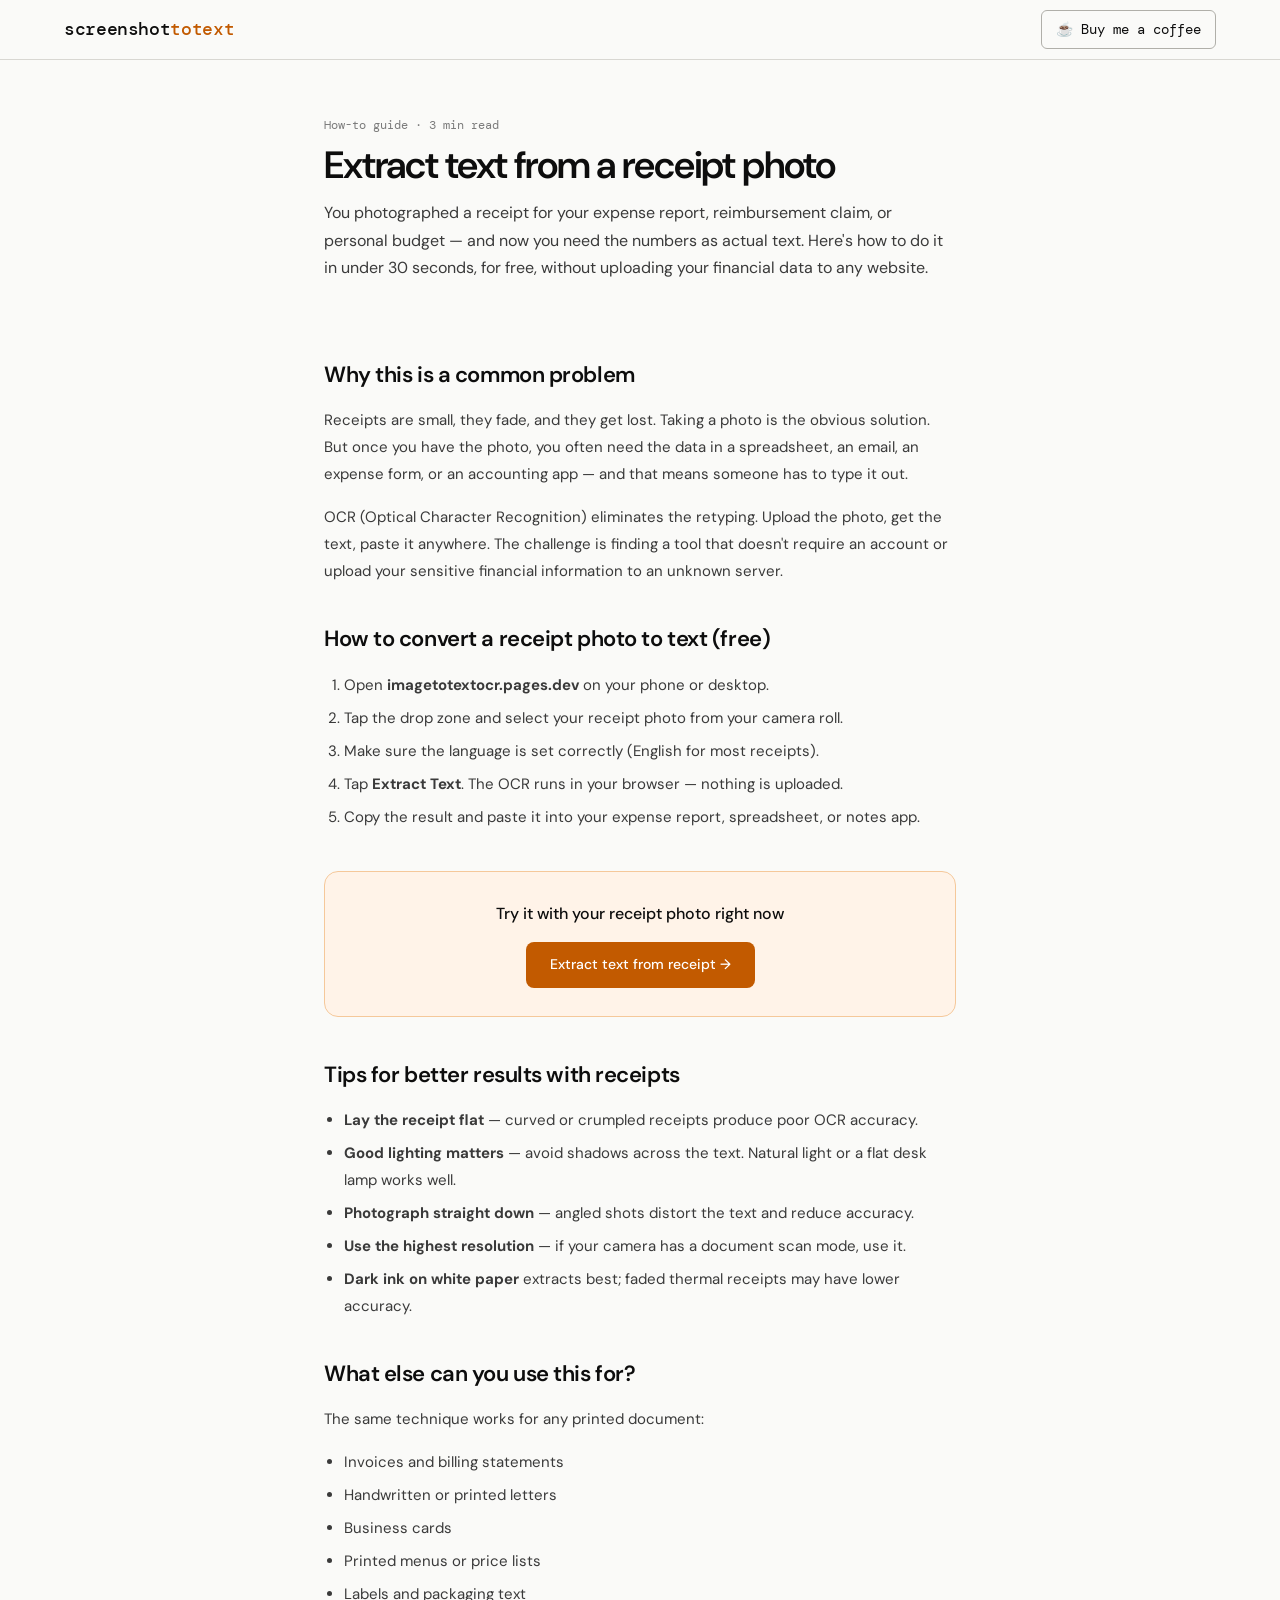
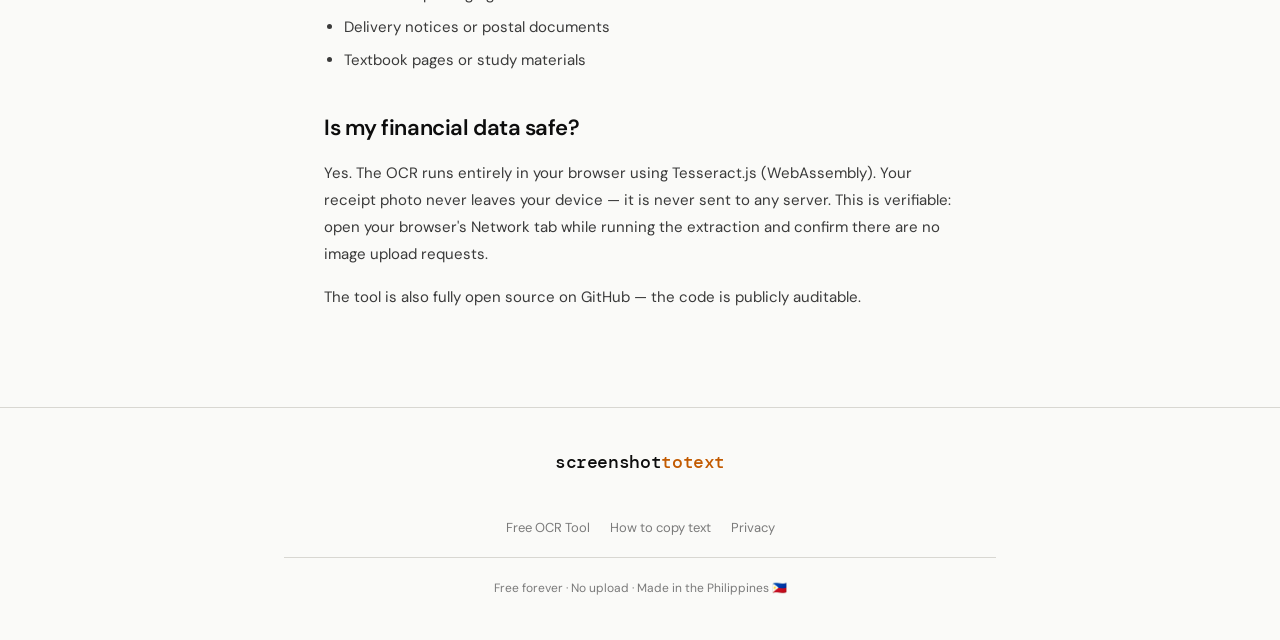
<file: blog/extract-text-from-receipt.html>
<!DOCTYPE html>
<html lang="en">
<head>
  <meta charset="UTF-8" />
  <meta name="viewport" content="width=device-width, initial-scale=1.0" />
  <meta name="google-site-verification" content="NXawo3W-M1GbvlyXy6zWJTYUl6UJcoLheuD6qWnZlss" />
  <meta name="msvalidate.01" content="C8D89D9C3C43BBA70B038DBA6270A9FD" />
  <title>Extract Text from a Receipt Photo — Free Online OCR, No Signup</title>
  <meta name="description" content="Turn a photo of any receipt, invoice, or document into editable text in seconds. No upload, no account. Works on phone or desktop — completely free." />
  <link rel="canonical" href="https://imagetotextocr.pages.dev/blog/extract-text-from-receipt" />
  <link rel="preconnect" href="https://fonts.googleapis.com" />
  <link rel="preconnect" href="https://fonts.gstatic.com" crossorigin />
  <link href="https://fonts.googleapis.com/css2?family=DM+Mono:wght@400;500&family=DM+Sans:wght@400;500;600&display=swap" rel="stylesheet" />
  <link rel="icon" type="image/svg+xml" href="/favicon.svg" />
  <link rel="stylesheet" href="../css/style.css" />
  <!-- Cloudflare Web Analytics --><script defer src='https://static.cloudflareinsights.com/beacon.min.js' data-cf-beacon='{"token": "91e40761334140e08de80bc1fdbcafe7"}'></script><!-- End Cloudflare Web Analytics -->
</head>
<body>
<nav>
  <a href="/" class="logo">screenshot<span>totext</span></a>
  <div class="nav-links">
    <a href="https://ko-fi.com/brahyan" target="_blank" rel="noopener" class="btn-coffee">☕ Buy me a coffee</a>
  </div>
</nav>

<header class="blog-hero">
  <p class="blog-meta">How-to guide · 3 min read</p>
  <h1>Extract text from a receipt photo</h1>
  <p style="font-size:16px;color:var(--ink-2);margin-top:12px;line-height:1.7;">
    You photographed a receipt for your expense report, reimbursement claim, or personal budget — and now you need the numbers as actual text. Here's how to do it in under 30 seconds, for free, without uploading your financial data to any website.
  </p>
</header>

<article class="blog-body">

  <h2>Why this is a common problem</h2>
  <p>
    Receipts are small, they fade, and they get lost. Taking a photo is the obvious solution.
    But once you have the photo, you often need the data in a spreadsheet, an email, an expense form,
    or an accounting app — and that means someone has to type it out.
  </p>
  <p>
    OCR (Optical Character Recognition) eliminates the retyping. Upload the photo, get the text,
    paste it anywhere. The challenge is finding a tool that doesn't require an account
    or upload your sensitive financial information to an unknown server.
  </p>

  <h2>How to convert a receipt photo to text (free)</h2>
  <ol>
    <li>Open <strong>imagetotextocr.pages.dev</strong> on your phone or desktop.</li>
    <li>Tap the drop zone and select your receipt photo from your camera roll.</li>
    <li>Make sure the language is set correctly (English for most receipts).</li>
    <li>Tap <strong>Extract Text</strong>. The OCR runs in your browser — nothing is uploaded.</li>
    <li>Copy the result and paste it into your expense report, spreadsheet, or notes app.</li>
  </ol>

  <div class="blog-cta">
    <p>Try it with your receipt photo right now</p>
    <a href="/">Extract text from receipt →</a>
  </div>

  <h2>Tips for better results with receipts</h2>
  <ul>
    <li><strong>Lay the receipt flat</strong> — curved or crumpled receipts produce poor OCR accuracy.</li>
    <li><strong>Good lighting matters</strong> — avoid shadows across the text. Natural light or a flat desk lamp works well.</li>
    <li><strong>Photograph straight down</strong> — angled shots distort the text and reduce accuracy.</li>
    <li><strong>Use the highest resolution</strong> — if your camera has a document scan mode, use it.</li>
    <li><strong>Dark ink on white paper</strong> extracts best; faded thermal receipts may have lower accuracy.</li>
  </ul>

  <h2>What else can you use this for?</h2>
  <p>The same technique works for any printed document:</p>
  <ul>
    <li>Invoices and billing statements</li>
    <li>Handwritten or printed letters</li>
    <li>Business cards</li>
    <li>Printed menus or price lists</li>
    <li>Labels and packaging text</li>
    <li>Delivery notices or postal documents</li>
    <li>Textbook pages or study materials</li>
  </ul>

  <h2>Is my financial data safe?</h2>
  <p>
    Yes. The OCR runs entirely in your browser using Tesseract.js (WebAssembly).
    Your receipt photo never leaves your device — it is never sent to any server.
    This is verifiable: open your browser's Network tab while running the extraction
    and confirm there are no image upload requests.
  </p>
  <p>
    The tool is also fully open source on GitHub — the code is publicly auditable.
  </p>

</article>

<footer>
  <div class="footer-inner">
    <div class="footer-logo">screenshot<span>totext</span></div>
    <nav class="footer-nav" aria-label="Footer navigation">
      <a href="/">Free OCR Tool</a>
      <a href="/blog/how-to-copy-text-from-screenshot">How to copy text</a>
      <a href="/blog/ocr-privacy-no-upload">Privacy</a>
    </nav>
    <p class="footer-copy">Free forever · No upload · Made in the Philippines 🇵🇭</p>
  </div>
</footer>
</body>
</html>
</file>
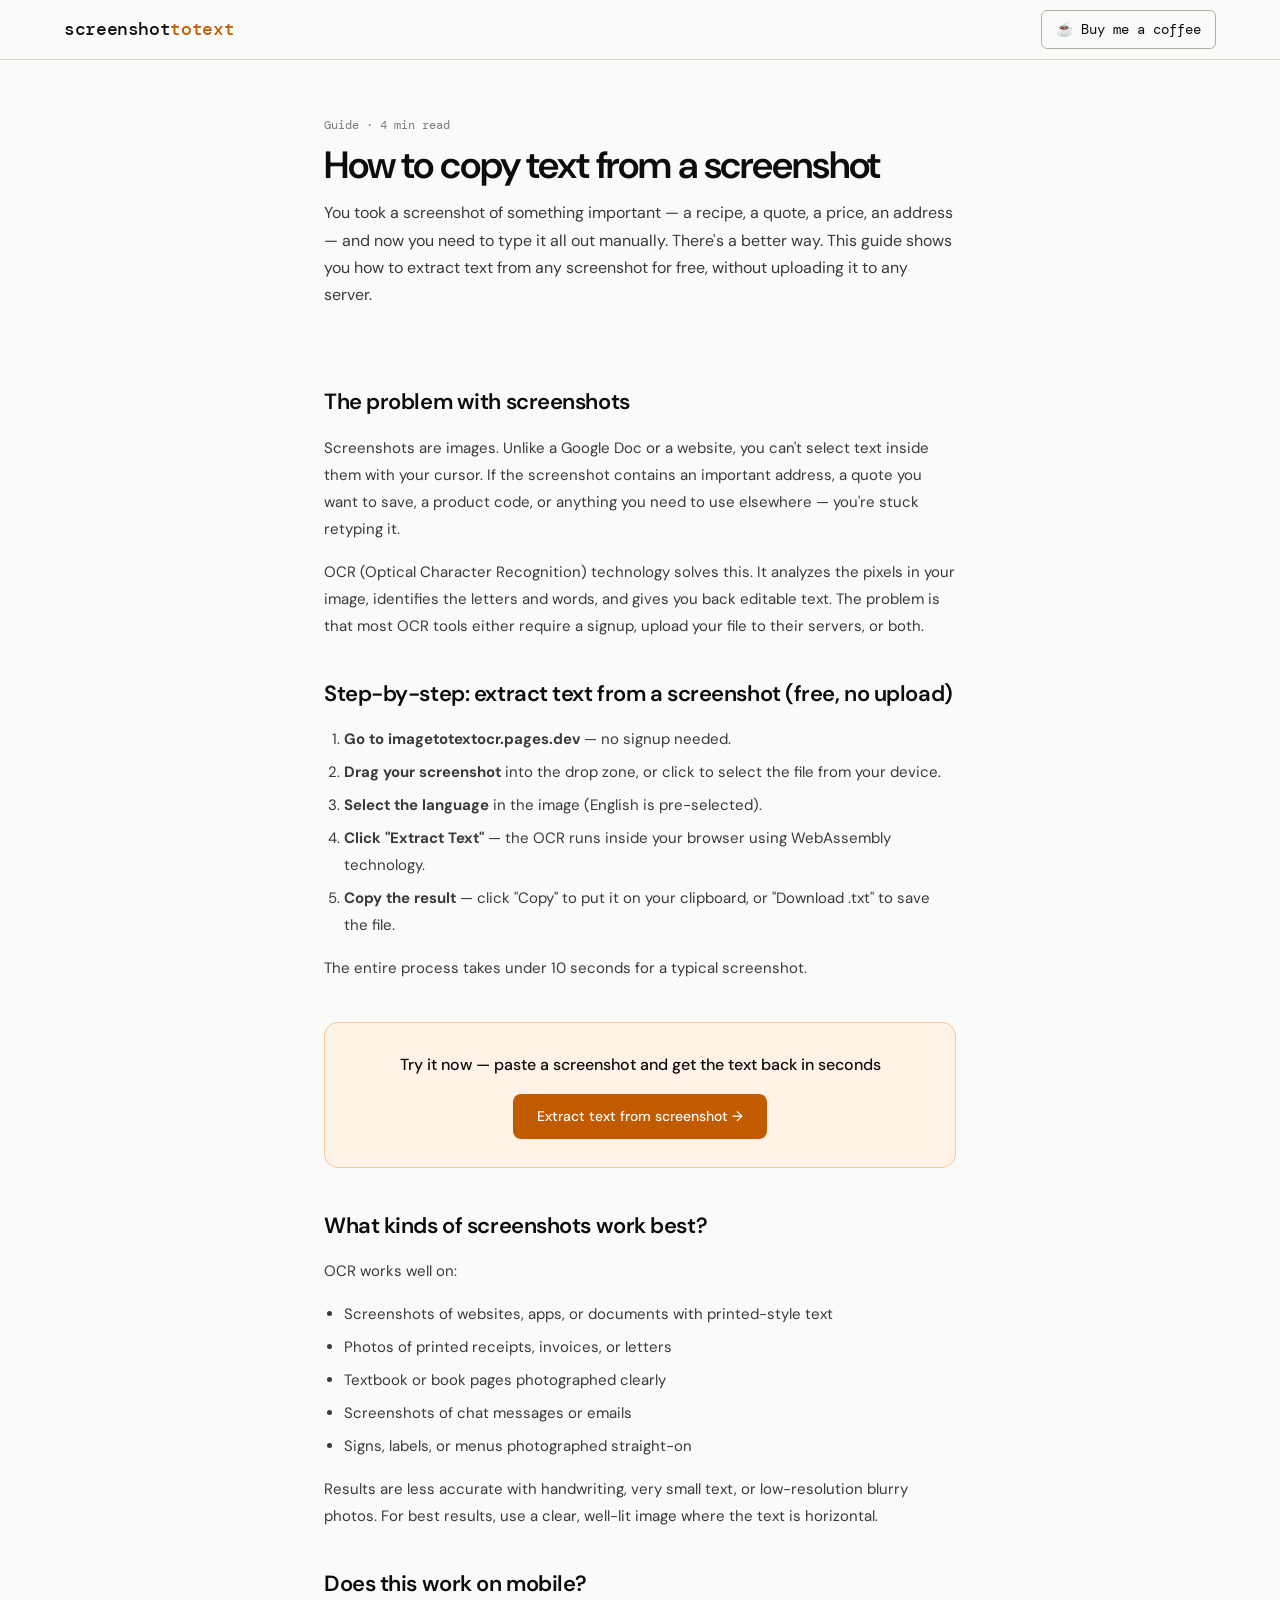
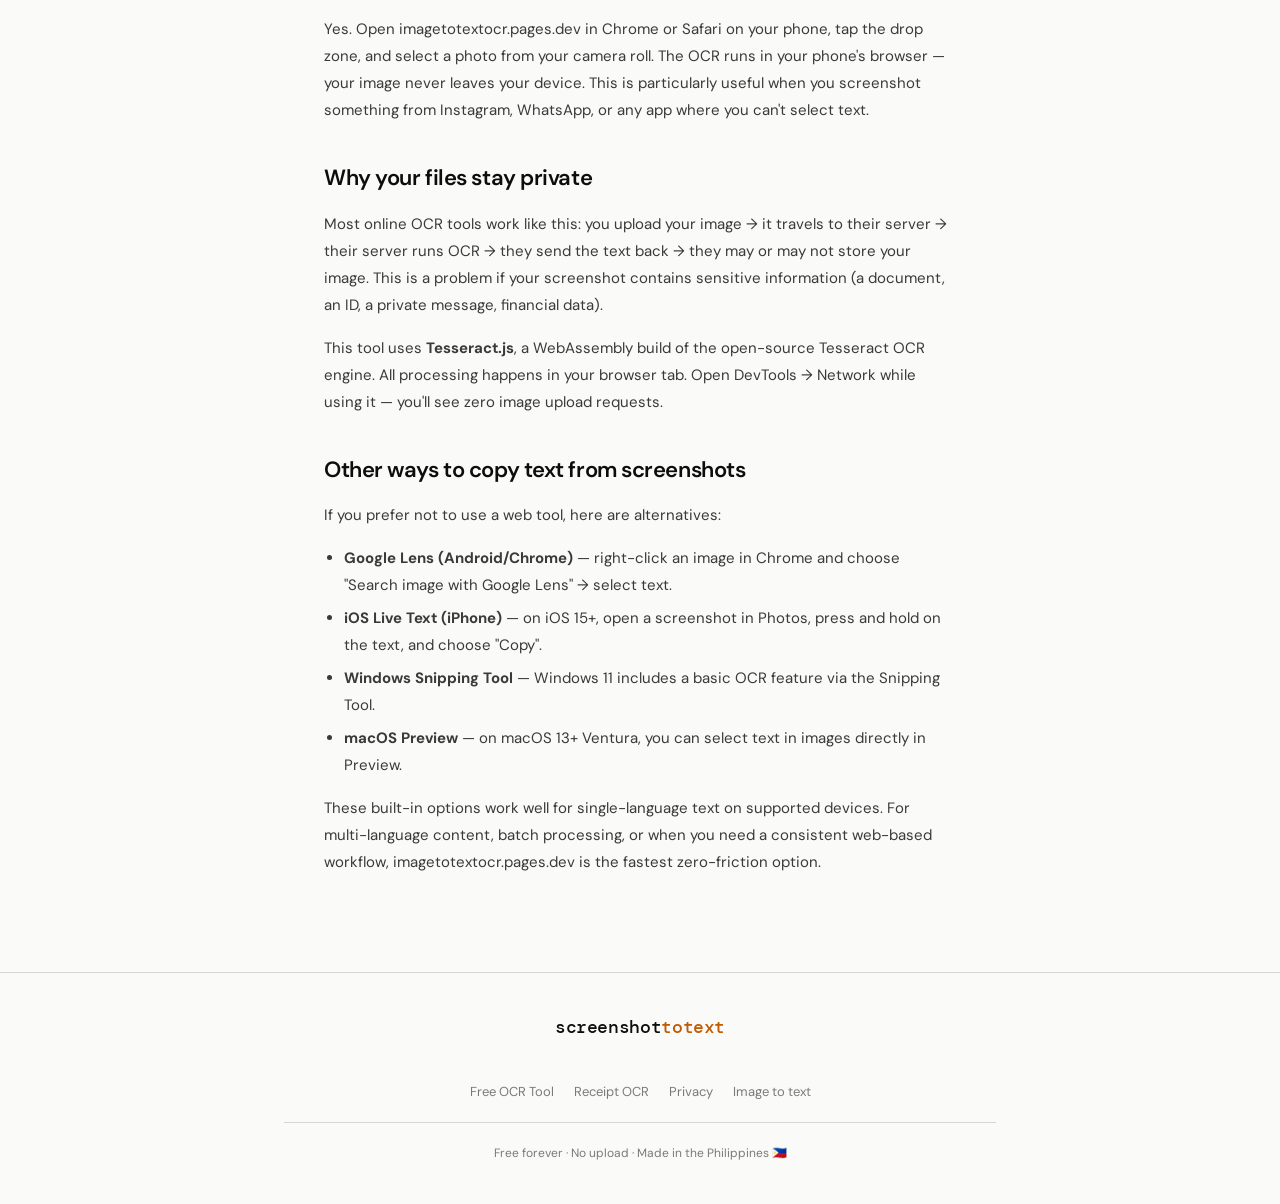
<file: blog/how-to-copy-text-from-screenshot.html>
<!DOCTYPE html>
<html lang="en">
<head>
  <meta charset="UTF-8" />
  <meta name="viewport" content="width=device-width, initial-scale=1.0" />
  <meta name="google-site-verification" content="NXawo3W-M1GbvlyXy6zWJTYUl6UJcoLheuD6qWnZlss" />
  <meta name="msvalidate.01" content="C8D89D9C3C43BBA70B038DBA6270A9FD" />
  <title>How to Copy Text from a Screenshot (No Retyping) — Free OCR</title>
  <meta name="description" content="Step-by-step: extract text from any screenshot instantly — no typing, no signup, no upload. Works on Chrome, Safari, mobile. Free OCR tool included." />
  <link rel="canonical" href="https://imagetotextocr.pages.dev/blog/how-to-copy-text-from-screenshot" />
  <link rel="preconnect" href="https://fonts.googleapis.com" />
  <link rel="preconnect" href="https://fonts.gstatic.com" crossorigin />
  <link href="https://fonts.googleapis.com/css2?family=DM+Mono:wght@400;500&family=DM+Sans:wght@400;500;600&display=swap" rel="stylesheet" />
  <link rel="icon" type="image/svg+xml" href="/favicon.svg" />
  <link rel="stylesheet" href="../css/style.css" />
  <!-- Cloudflare Web Analytics --><script defer src='https://static.cloudflareinsights.com/beacon.min.js' data-cf-beacon='{"token": "91e40761334140e08de80bc1fdbcafe7"}'></script><!-- End Cloudflare Web Analytics -->
  <script type="application/ld+json">
  {
    "@context": "https://schema.org",
    "@type": "Article",
    "headline": "How to Copy Text from a Screenshot",
    "description": "Step-by-step guide to extracting text from screenshots using free browser-based OCR.",
    "author": { "@type": "Person", "name": "screenshottotext" },
    "publisher": { "@type": "Organization", "name": "imagetotextocr.pages.dev" }
  }
  </script>
</head>
<body>
<nav>
  <a href="/" class="logo">screenshot<span>totext</span></a>
  <div class="nav-links">
    <a href="https://ko-fi.com/brahyan" target="_blank" rel="noopener" class="btn-coffee">☕ Buy me a coffee</a>
  </div>
</nav>

<header class="blog-hero">
  <p class="blog-meta">Guide · 4 min read</p>
  <h1>How to copy text from a screenshot</h1>
  <p style="font-size:16px;color:var(--ink-2);margin-top:12px;line-height:1.7;">
    You took a screenshot of something important — a recipe, a quote, a price, an address — and now you need to type it all out manually. There's a better way. This guide shows you how to extract text from any screenshot for free, without uploading it to any server.
  </p>
</header>

<article class="blog-body">

  <h2>The problem with screenshots</h2>
  <p>
    Screenshots are images. Unlike a Google Doc or a website, you can't select text inside them with your cursor.
    If the screenshot contains an important address, a quote you want to save, a product code, or anything you need
    to use elsewhere — you're stuck retyping it.
  </p>
  <p>
    OCR (Optical Character Recognition) technology solves this. It analyzes the pixels in your image,
    identifies the letters and words, and gives you back editable text. The problem is that most OCR tools
    either require a signup, upload your file to their servers, or both.
  </p>

  <h2>Step-by-step: extract text from a screenshot (free, no upload)</h2>
  <ol>
    <li><strong>Go to imagetotextocr.pages.dev</strong> — no signup needed.</li>
    <li><strong>Drag your screenshot</strong> into the drop zone, or click to select the file from your device.</li>
    <li><strong>Select the language</strong> in the image (English is pre-selected).</li>
    <li><strong>Click "Extract Text"</strong> — the OCR runs inside your browser using WebAssembly technology.</li>
    <li><strong>Copy the result</strong> — click "Copy" to put it on your clipboard, or "Download .txt" to save the file.</li>
  </ol>
  <p>The entire process takes under 10 seconds for a typical screenshot.</p>

  <div class="blog-cta">
    <p>Try it now — paste a screenshot and get the text back in seconds</p>
    <a href="/">Extract text from screenshot →</a>
  </div>

  <h2>What kinds of screenshots work best?</h2>
  <p>OCR works well on:</p>
  <ul>
    <li>Screenshots of websites, apps, or documents with printed-style text</li>
    <li>Photos of printed receipts, invoices, or letters</li>
    <li>Textbook or book pages photographed clearly</li>
    <li>Screenshots of chat messages or emails</li>
    <li>Signs, labels, or menus photographed straight-on</li>
  </ul>
  <p>Results are less accurate with handwriting, very small text, or low-resolution blurry photos. For best results, use a clear, well-lit image where the text is horizontal.</p>

  <h2>Does this work on mobile?</h2>
  <p>
    Yes. Open imagetotextocr.pages.dev in Chrome or Safari on your phone, tap the drop zone, and select a photo from your camera roll. The OCR runs in your phone's browser — your image never leaves your device.
    This is particularly useful when you screenshot something from Instagram, WhatsApp, or any app where you can't select text.
  </p>

  <h2>Why your files stay private</h2>
  <p>
    Most online OCR tools work like this: you upload your image → it travels to their server → their server runs OCR → they send the text back → they may or may not store your image.
    This is a problem if your screenshot contains sensitive information (a document, an ID, a private message, financial data).
  </p>
  <p>
    This tool uses <strong>Tesseract.js</strong>, a WebAssembly build of the open-source Tesseract OCR engine.
    All processing happens in your browser tab. Open DevTools → Network while using it — you'll see zero image upload requests.
  </p>

  <h2>Other ways to copy text from screenshots</h2>
  <p>If you prefer not to use a web tool, here are alternatives:</p>
  <ul>
    <li><strong>Google Lens (Android/Chrome)</strong> — right-click an image in Chrome and choose "Search image with Google Lens" → select text.</li>
    <li><strong>iOS Live Text (iPhone)</strong> — on iOS 15+, open a screenshot in Photos, press and hold on the text, and choose "Copy".</li>
    <li><strong>Windows Snipping Tool</strong> — Windows 11 includes a basic OCR feature via the Snipping Tool.</li>
    <li><strong>macOS Preview</strong> — on macOS 13+ Ventura, you can select text in images directly in Preview.</li>
  </ul>
  <p>These built-in options work well for single-language text on supported devices. For multi-language content, batch processing, or when you need a consistent web-based workflow, imagetotextocr.pages.dev is the fastest zero-friction option.</p>

</article>

<footer>
  <div class="footer-inner">
    <div class="footer-logo">screenshot<span>totext</span></div>
    <nav class="footer-nav" aria-label="Footer navigation">
      <a href="/">Free OCR Tool</a>
      <a href="/blog/extract-text-from-receipt">Receipt OCR</a>
      <a href="/blog/ocr-privacy-no-upload">Privacy</a>
      <a href="/blog/image-to-text-converter">Image to text</a>
    </nav>
    <p class="footer-copy">Free forever · No upload · Made in the Philippines 🇵🇭</p>
  </div>
</footer>
</body>
</html>
</file>
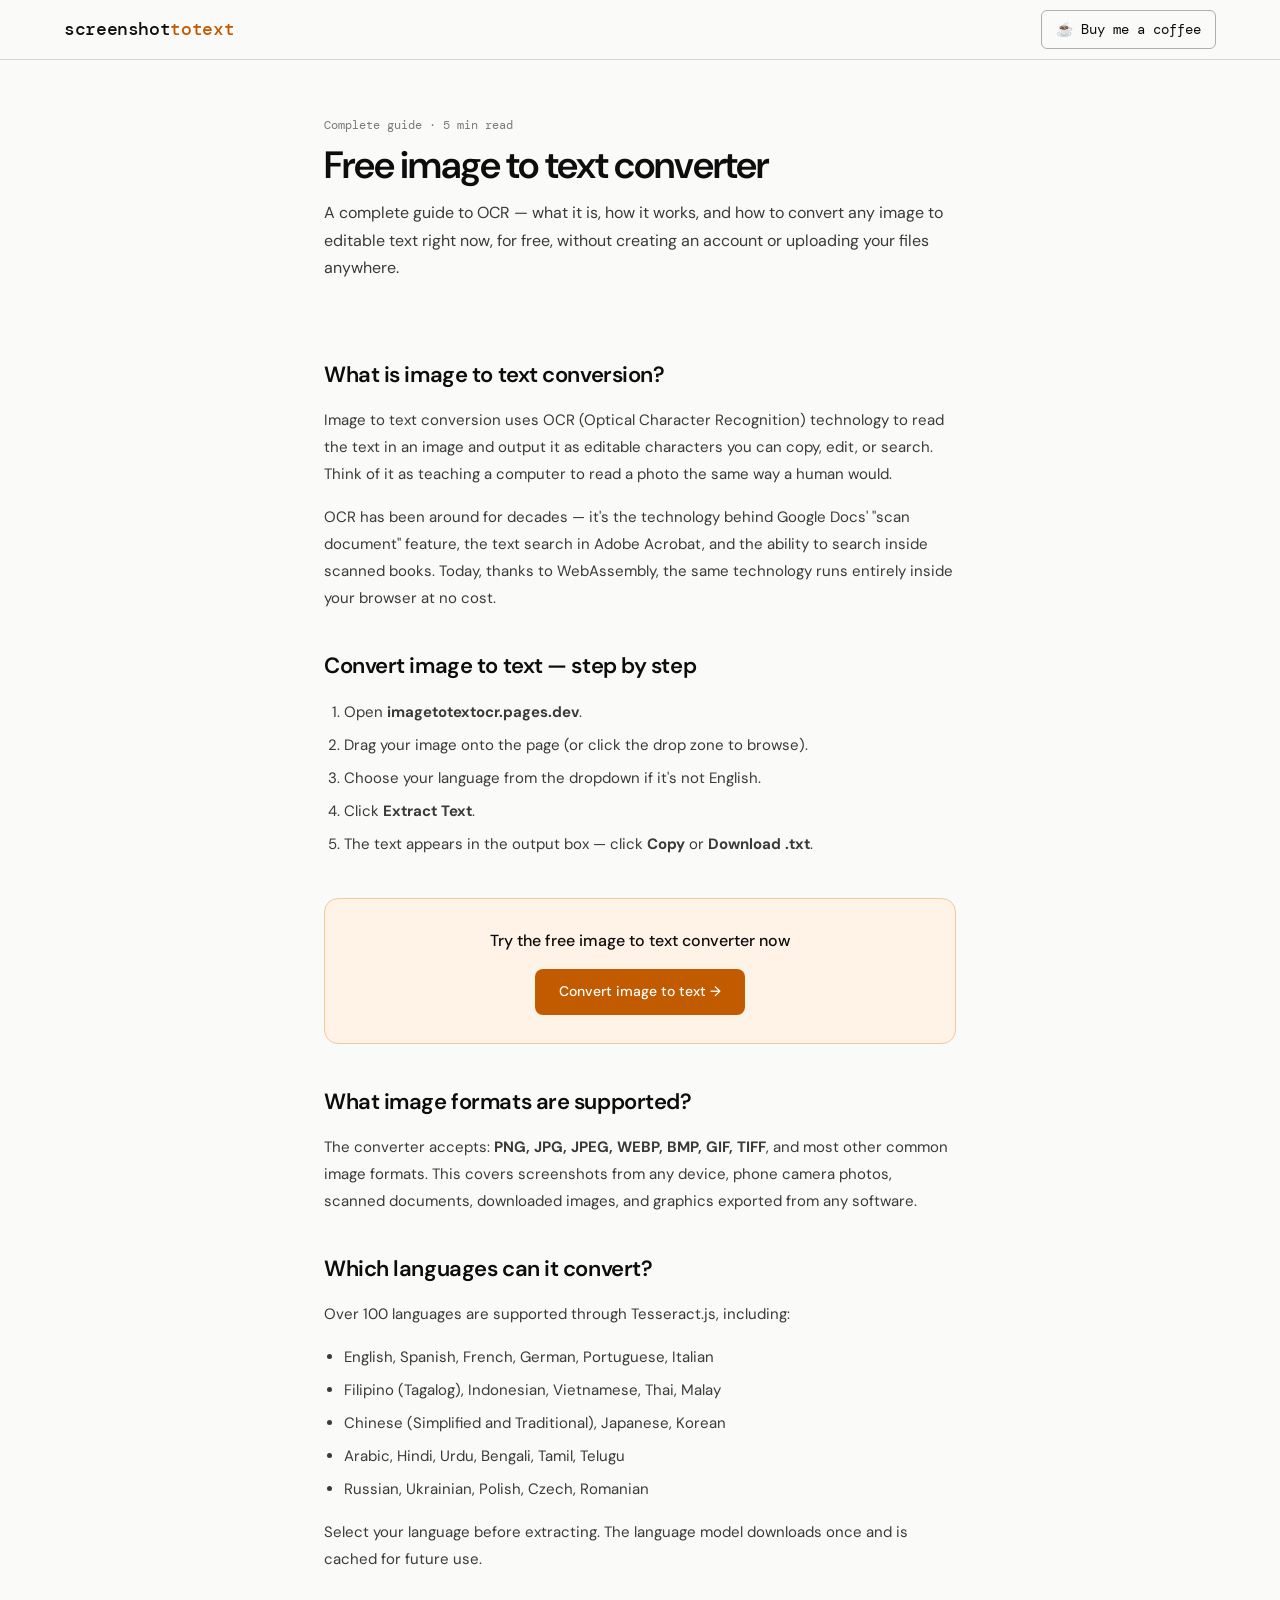
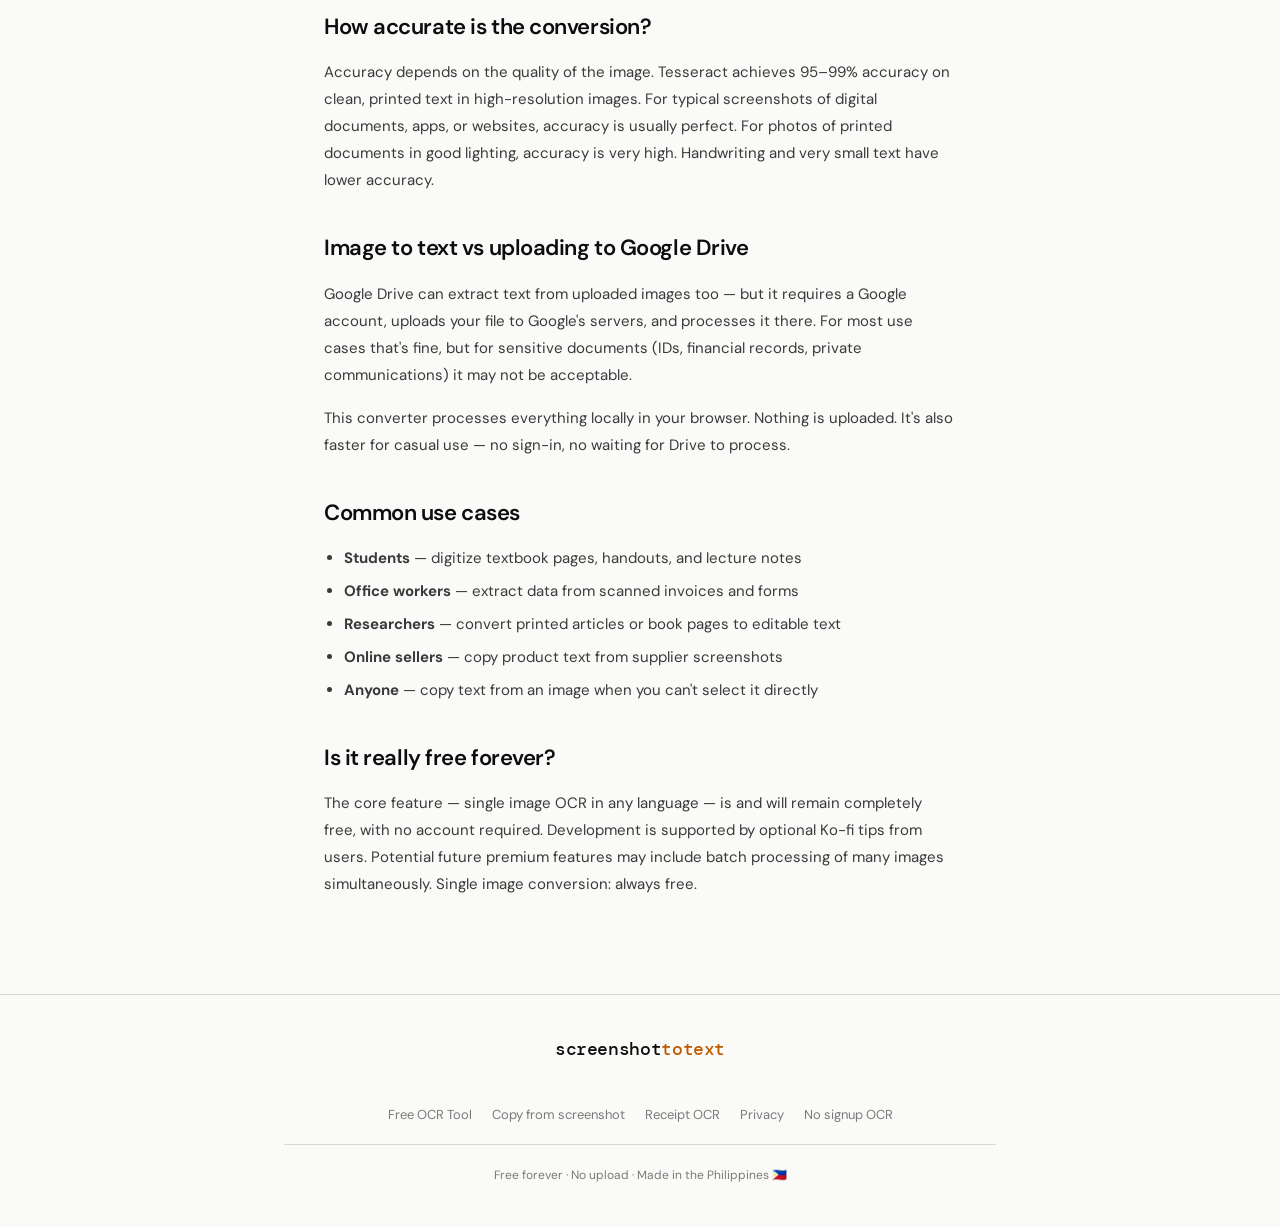
<file: blog/image-to-text-converter.html>
<!DOCTYPE html>
<html lang="en">
<head>
  <meta charset="UTF-8" />
  <meta name="viewport" content="width=device-width, initial-scale=1.0" />
  <meta name="google-site-verification" content="NXawo3W-M1GbvlyXy6zWJTYUl6UJcoLheuD6qWnZlss" />
  <meta name="msvalidate.01" content="C8D89D9C3C43BBA70B038DBA6270A9FD" />
  <title>Free Image to Text Converter — Extract Text from Any Photo Online</title>
  <meta name="description" content="The best free image to text converter online. Extract text from photos, screenshots, and scanned documents instantly. No account, no upload to servers. Powered by Tesseract.js." />
  <link rel="canonical" href="https://imagetotextocr.pages.dev/blog/image-to-text-converter" />
  <link rel="preconnect" href="https://fonts.googleapis.com" />
  <link rel="preconnect" href="https://fonts.gstatic.com" crossorigin />
  <link href="https://fonts.googleapis.com/css2?family=DM+Mono:wght@400;500&family=DM+Sans:wght@400;500;600&display=swap" rel="stylesheet" />
  <link rel="icon" type="image/svg+xml" href="/favicon.svg" />
  <link rel="stylesheet" href="../css/style.css" />
  <!-- Cloudflare Web Analytics --><script defer src='https://static.cloudflareinsights.com/beacon.min.js' data-cf-beacon='{"token": "91e40761334140e08de80bc1fdbcafe7"}'></script><!-- End Cloudflare Web Analytics -->
  <script type="application/ld+json">
  {
    "@context": "https://schema.org",
    "@type": "HowTo",
    "name": "How to convert image to text",
    "step": [
      { "@type": "HowToStep", "name": "Open the tool", "text": "Go to imagetotextocr.pages.dev" },
      { "@type": "HowToStep", "name": "Upload image", "text": "Drag or click to select your image" },
      { "@type": "HowToStep", "name": "Extract text", "text": "Click Extract Text — OCR runs in your browser" },
      { "@type": "HowToStep", "name": "Copy result", "text": "Click Copy to get the extracted text" }
    ]
  }
  </script>
</head>
<body>
<nav>
  <a href="/" class="logo">screenshot<span>totext</span></a>
  <div class="nav-links">
    <a href="https://ko-fi.com/brahyan" target="_blank" rel="noopener" class="btn-coffee">☕ Buy me a coffee</a>
  </div>
</nav>

<header class="blog-hero">
  <p class="blog-meta">Complete guide · 5 min read</p>
  <h1>Free image to text converter</h1>
  <p style="font-size:16px;color:var(--ink-2);margin-top:12px;line-height:1.7;">
    A complete guide to OCR — what it is, how it works, and how to convert any image to editable text right now, for free, without creating an account or uploading your files anywhere.
  </p>
</header>

<article class="blog-body">

  <h2>What is image to text conversion?</h2>
  <p>
    Image to text conversion uses OCR (Optical Character Recognition) technology to read the text in an image and output it as editable characters you can copy, edit, or search. Think of it as teaching a computer to read a photo the same way a human would.
  </p>
  <p>
    OCR has been around for decades — it's the technology behind Google Docs' "scan document" feature, the text search in Adobe Acrobat, and the ability to search inside scanned books. Today, thanks to WebAssembly, the same technology runs entirely inside your browser at no cost.
  </p>

  <h2>Convert image to text — step by step</h2>
  <ol>
    <li>Open <strong>imagetotextocr.pages.dev</strong>.</li>
    <li>Drag your image onto the page (or click the drop zone to browse).</li>
    <li>Choose your language from the dropdown if it's not English.</li>
    <li>Click <strong>Extract Text</strong>.</li>
    <li>The text appears in the output box — click <strong>Copy</strong> or <strong>Download .txt</strong>.</li>
  </ol>

  <div class="blog-cta">
    <p>Try the free image to text converter now</p>
    <a href="/">Convert image to text →</a>
  </div>

  <h2>What image formats are supported?</h2>
  <p>The converter accepts: <strong>PNG, JPG, JPEG, WEBP, BMP, GIF, TIFF</strong>, and most other common image formats. This covers screenshots from any device, phone camera photos, scanned documents, downloaded images, and graphics exported from any software.</p>

  <h2>Which languages can it convert?</h2>
  <p>
    Over 100 languages are supported through Tesseract.js, including:
  </p>
  <ul>
    <li>English, Spanish, French, German, Portuguese, Italian</li>
    <li>Filipino (Tagalog), Indonesian, Vietnamese, Thai, Malay</li>
    <li>Chinese (Simplified and Traditional), Japanese, Korean</li>
    <li>Arabic, Hindi, Urdu, Bengali, Tamil, Telugu</li>
    <li>Russian, Ukrainian, Polish, Czech, Romanian</li>
  </ul>
  <p>Select your language before extracting. The language model downloads once and is cached for future use.</p>

  <h2>How accurate is the conversion?</h2>
  <p>
    Accuracy depends on the quality of the image. Tesseract achieves 95–99% accuracy on clean, printed text in high-resolution images. For typical screenshots of digital documents, apps, or websites, accuracy is usually perfect. For photos of printed documents in good lighting, accuracy is very high. Handwriting and very small text have lower accuracy.
  </p>

  <h2>Image to text vs uploading to Google Drive</h2>
  <p>
    Google Drive can extract text from uploaded images too — but it requires a Google account, uploads your file to Google's servers, and processes it there. For most use cases that's fine, but for sensitive documents (IDs, financial records, private communications) it may not be acceptable.
  </p>
  <p>
    This converter processes everything locally in your browser. Nothing is uploaded. It's also faster for casual use — no sign-in, no waiting for Drive to process.
  </p>

  <h2>Common use cases</h2>
  <ul>
    <li><strong>Students</strong> — digitize textbook pages, handouts, and lecture notes</li>
    <li><strong>Office workers</strong> — extract data from scanned invoices and forms</li>
    <li><strong>Researchers</strong> — convert printed articles or book pages to editable text</li>
    <li><strong>Online sellers</strong> — copy product text from supplier screenshots</li>
    <li><strong>Anyone</strong> — copy text from an image when you can't select it directly</li>
  </ul>

  <h2>Is it really free forever?</h2>
  <p>
    The core feature — single image OCR in any language — is and will remain completely free, with no account required. Development is supported by optional Ko-fi tips from users. Potential future premium features may include batch processing of many images simultaneously. Single image conversion: always free.
  </p>

</article>

<footer>
  <div class="footer-inner">
    <div class="footer-logo">screenshot<span>totext</span></div>
    <nav class="footer-nav" aria-label="Footer navigation">
      <a href="/">Free OCR Tool</a>
      <a href="/blog/how-to-copy-text-from-screenshot">Copy from screenshot</a>
      <a href="/blog/extract-text-from-receipt">Receipt OCR</a>
      <a href="/blog/ocr-privacy-no-upload">Privacy</a>
      <a href="/blog/screenshot-to-text-no-signup">No signup OCR</a>
    </nav>
    <p class="footer-copy">Free forever · No upload · Made in the Philippines 🇵🇭</p>
  </div>
</footer>
</body>
</html>
</file>
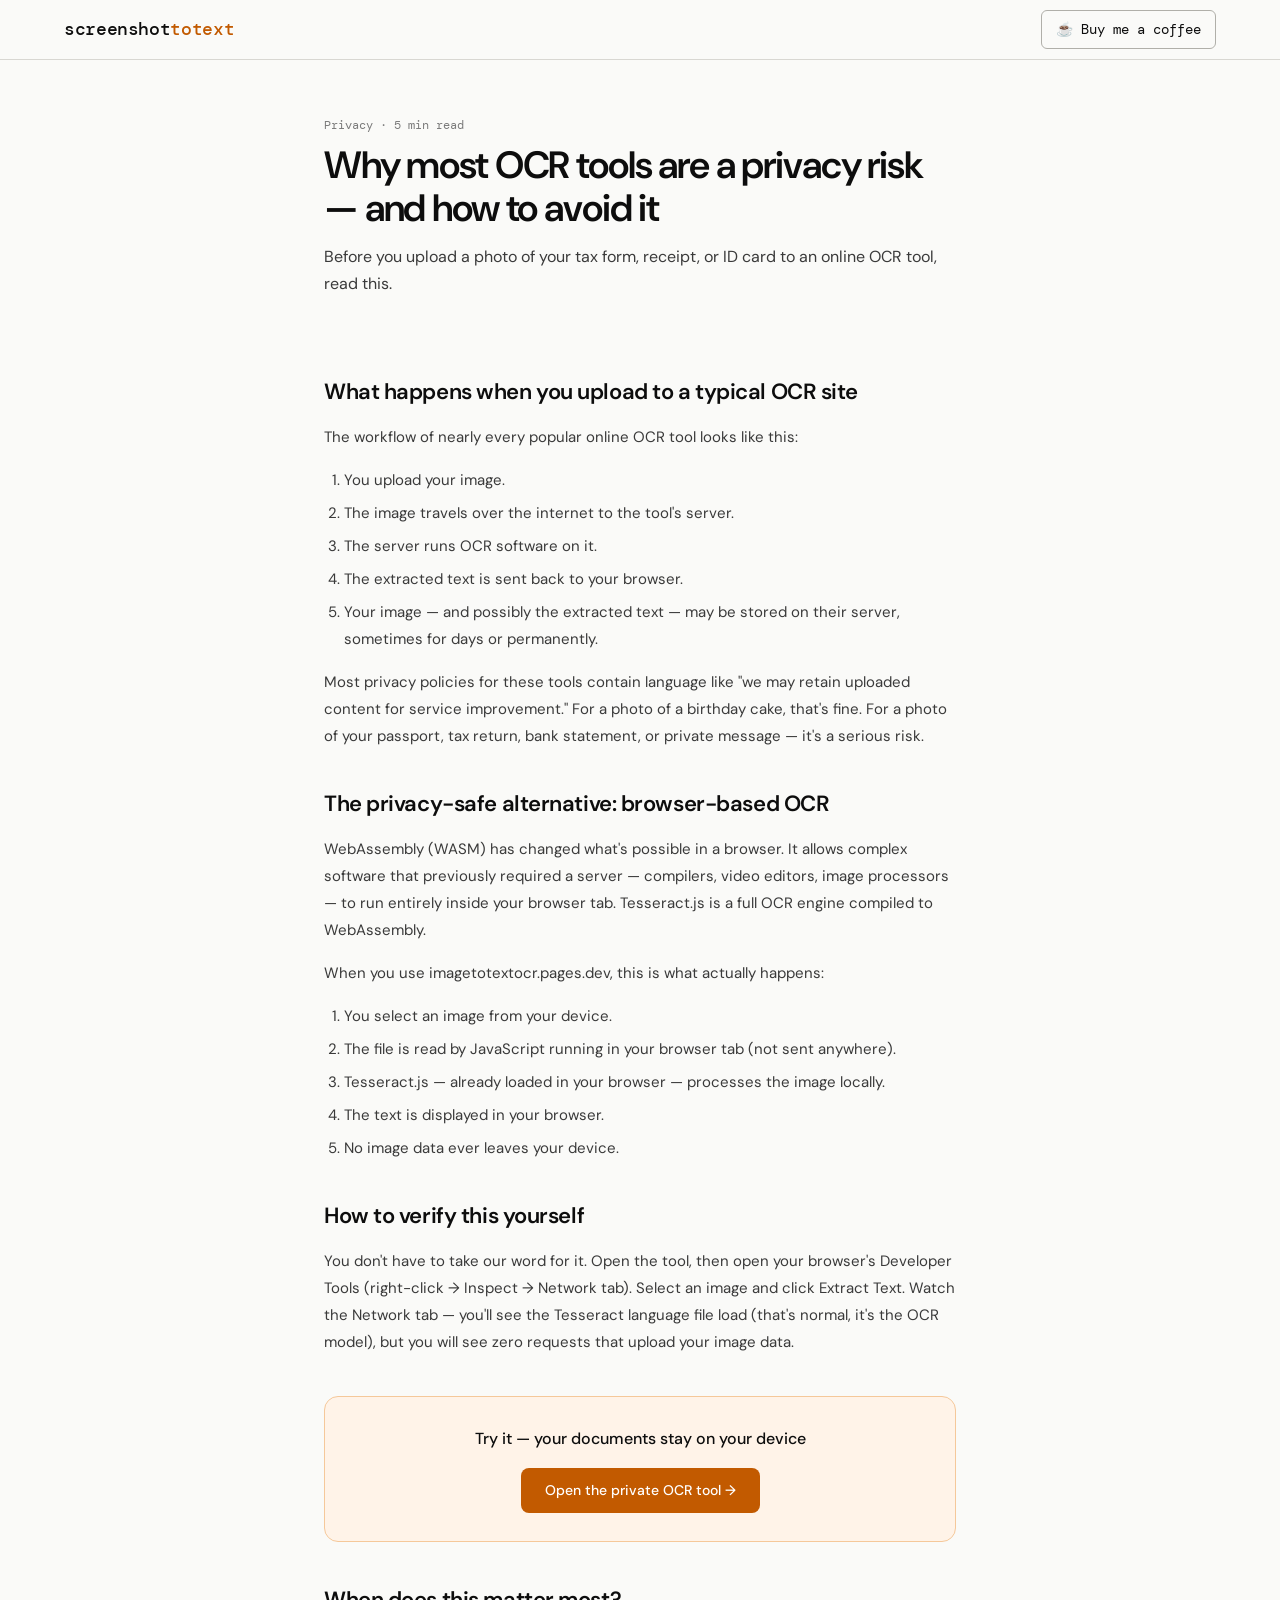
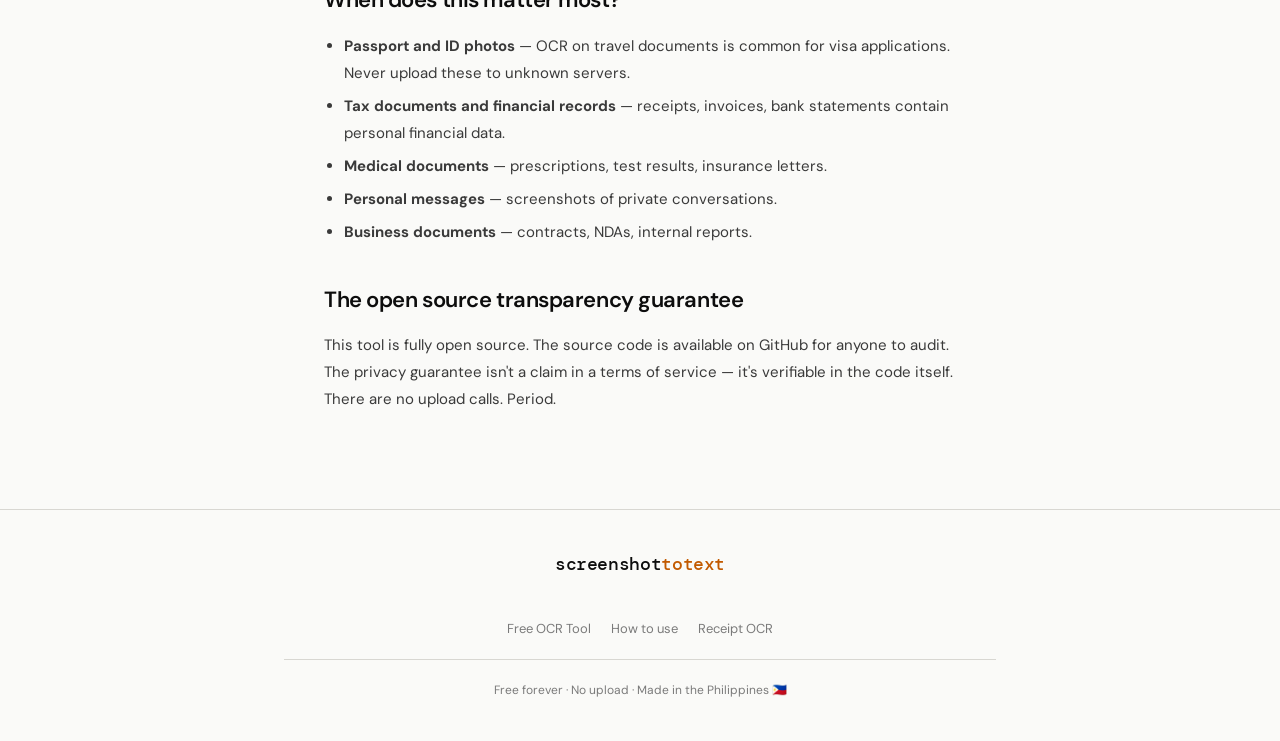
<file: blog/ocr-privacy-no-upload.html>
<!DOCTYPE html>
<html lang="en">
<head>
  <meta charset="UTF-8" />
  <meta name="viewport" content="width=device-width, initial-scale=1.0" />
  <meta name="google-site-verification" content="NXawo3W-M1GbvlyXy6zWJTYUl6UJcoLheuD6qWnZlss" />
  <meta name="msvalidate.01" content="C8D89D9C3C43BBA70B038DBA6270A9FD" />
  <title>OCR Tool That Doesn't Upload Your Files — Privacy-First Image to Text</title>
  <meta name="description" content="Most OCR tools send your images to unknown servers. This one doesn't. See exactly how browser-based OCR keeps your documents private — free, no signup." />
  <link rel="canonical" href="https://imagetotextocr.pages.dev/blog/ocr-privacy-no-upload" />
  <link rel="preconnect" href="https://fonts.googleapis.com" />
  <link rel="preconnect" href="https://fonts.gstatic.com" crossorigin />
  <link href="https://fonts.googleapis.com/css2?family=DM+Mono:wght@400;500&family=DM+Sans:wght@400;500;600&display=swap" rel="stylesheet" />
  <link rel="icon" type="image/svg+xml" href="/favicon.svg" />
  <link rel="stylesheet" href="../css/style.css" />
  <!-- Cloudflare Web Analytics --><script defer src='https://static.cloudflareinsights.com/beacon.min.js' data-cf-beacon='{"token": "91e40761334140e08de80bc1fdbcafe7"}'></script><!-- End Cloudflare Web Analytics -->
</head>
<body>
<nav>
  <a href="/" class="logo">screenshot<span>totext</span></a>
  <div class="nav-links">
    <a href="https://ko-fi.com/brahyan" target="_blank" rel="noopener" class="btn-coffee">☕ Buy me a coffee</a>
  </div>
</nav>

<header class="blog-hero">
  <p class="blog-meta">Privacy · 5 min read</p>
  <h1>Why most OCR tools are a privacy risk — and how to avoid it</h1>
  <p style="font-size:16px;color:var(--ink-2);margin-top:12px;line-height:1.7;">
    Before you upload a photo of your tax form, receipt, or ID card to an online OCR tool, read this.
  </p>
</header>

<article class="blog-body">

  <h2>What happens when you upload to a typical OCR site</h2>
  <p>
    The workflow of nearly every popular online OCR tool looks like this:
  </p>
  <ol>
    <li>You upload your image.</li>
    <li>The image travels over the internet to the tool's server.</li>
    <li>The server runs OCR software on it.</li>
    <li>The extracted text is sent back to your browser.</li>
    <li>Your image — and possibly the extracted text — may be stored on their server, sometimes for days or permanently.</li>
  </ol>
  <p>
    Most privacy policies for these tools contain language like "we may retain uploaded content for service improvement."
    For a photo of a birthday cake, that's fine. For a photo of your passport, tax return, bank statement,
    or private message — it's a serious risk.
  </p>

  <h2>The privacy-safe alternative: browser-based OCR</h2>
  <p>
    WebAssembly (WASM) has changed what's possible in a browser. It allows complex software that previously
    required a server — compilers, video editors, image processors — to run entirely inside your browser tab.
    Tesseract.js is a full OCR engine compiled to WebAssembly.
  </p>
  <p>
    When you use imagetotextocr.pages.dev, this is what actually happens:
  </p>
  <ol>
    <li>You select an image from your device.</li>
    <li>The file is read by JavaScript running in your browser tab (not sent anywhere).</li>
    <li>Tesseract.js — already loaded in your browser — processes the image locally.</li>
    <li>The text is displayed in your browser.</li>
    <li>No image data ever leaves your device.</li>
  </ol>

  <h2>How to verify this yourself</h2>
  <p>
    You don't have to take our word for it. Open the tool, then open your browser's Developer Tools
    (right-click → Inspect → Network tab). Select an image and click Extract Text.
    Watch the Network tab — you'll see the Tesseract language file load (that's normal, it's the OCR model),
    but you will see zero requests that upload your image data.
  </p>

  <div class="blog-cta">
    <p>Try it — your documents stay on your device</p>
    <a href="/">Open the private OCR tool →</a>
  </div>

  <h2>When does this matter most?</h2>
  <ul>
    <li><strong>Passport and ID photos</strong> — OCR on travel documents is common for visa applications. Never upload these to unknown servers.</li>
    <li><strong>Tax documents and financial records</strong> — receipts, invoices, bank statements contain personal financial data.</li>
    <li><strong>Medical documents</strong> — prescriptions, test results, insurance letters.</li>
    <li><strong>Personal messages</strong> — screenshots of private conversations.</li>
    <li><strong>Business documents</strong> — contracts, NDAs, internal reports.</li>
  </ul>

  <h2>The open source transparency guarantee</h2>
  <p>
    This tool is fully open source. The source code is available on GitHub for anyone to audit.
    The privacy guarantee isn't a claim in a terms of service — it's verifiable in the code itself.
    There are no upload calls. Period.
  </p>

</article>

<footer>
  <div class="footer-inner">
    <div class="footer-logo">screenshot<span>totext</span></div>
    <nav class="footer-nav" aria-label="Footer navigation">
      <a href="/">Free OCR Tool</a>
      <a href="/blog/how-to-copy-text-from-screenshot">How to use</a>
      <a href="/blog/extract-text-from-receipt">Receipt OCR</a>
    </nav>
    <p class="footer-copy">Free forever · No upload · Made in the Philippines 🇵🇭</p>
  </div>
</footer>
</body>
</html>
</file>
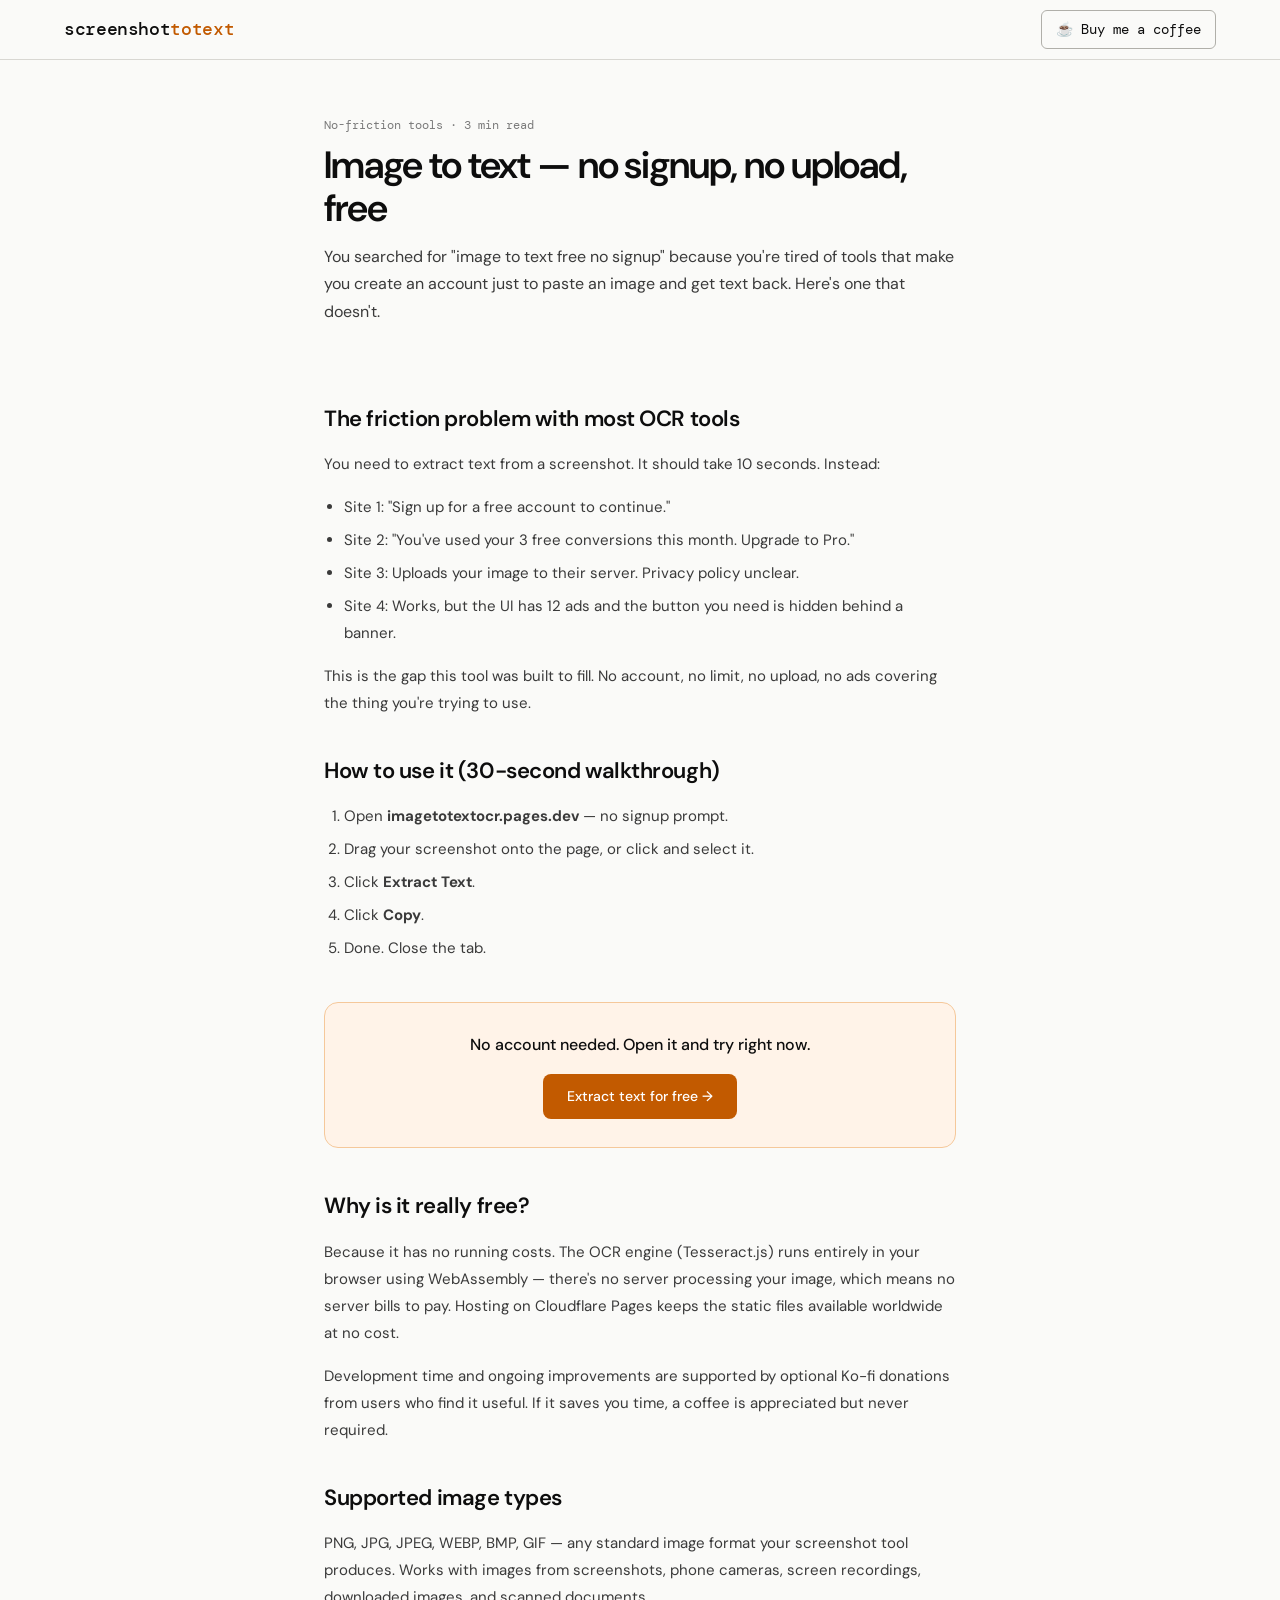
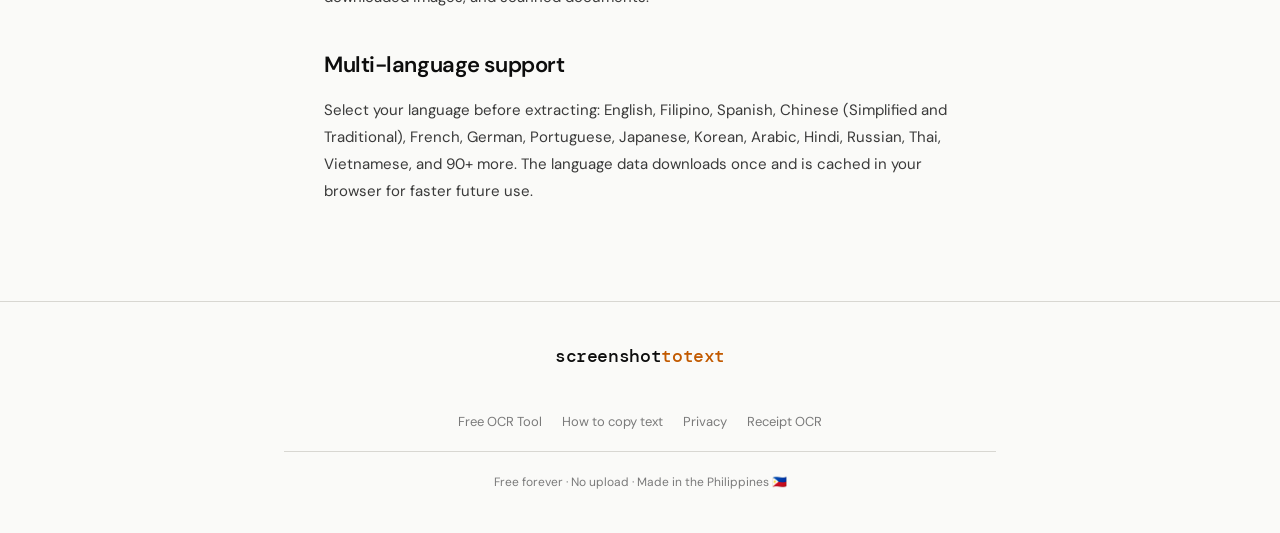
<file: blog/screenshot-to-text-no-signup.html>
<!DOCTYPE html>
<html lang="en">
<head>
  <meta charset="UTF-8" />
  <meta name="viewport" content="width=device-width, initial-scale=1.0" />
  <meta name="google-site-verification" content="NXawo3W-M1GbvlyXy6zWJTYUl6UJcoLheuD6qWnZlss" />
  <meta name="msvalidate.01" content="C8D89D9C3C43BBA70B038DBA6270A9FD" />
  <title>Screenshot to Text Online — No Signup, No Upload, Completely Free</title>
  <meta name="description" content="Convert any screenshot to text with no account, no email, no credit card. Free OCR tool that works entirely in your browser. Instant results." />
  <link rel="canonical" href="https://imagetotextocr.pages.dev/blog/screenshot-to-text-no-signup" />
  <link rel="preconnect" href="https://fonts.googleapis.com" />
  <link rel="preconnect" href="https://fonts.gstatic.com" crossorigin />
  <link href="https://fonts.googleapis.com/css2?family=DM+Mono:wght@400;500&family=DM+Sans:wght@400;500;600&display=swap" rel="stylesheet" />
  <link rel="icon" type="image/svg+xml" href="/favicon.svg" />
  <link rel="stylesheet" href="../css/style.css" />
  <!-- Cloudflare Web Analytics --><script defer src='https://static.cloudflareinsights.com/beacon.min.js' data-cf-beacon='{"token": "91e40761334140e08de80bc1fdbcafe7"}'></script><!-- End Cloudflare Web Analytics -->
</head>
<body>
<nav>
  <a href="/" class="logo">screenshot<span>totext</span></a>
  <div class="nav-links">
    <a href="https://ko-fi.com/brahyan" target="_blank" rel="noopener" class="btn-coffee">☕ Buy me a coffee</a>
  </div>
</nav>

<header class="blog-hero">
  <p class="blog-meta">No-friction tools · 3 min read</p>
  <h1>Image to text — no signup, no upload, free</h1>
  <p style="font-size:16px;color:var(--ink-2);margin-top:12px;line-height:1.7;">
    You searched for "image to text free no signup" because you're tired of tools that make you create an account just to paste an image and get text back. Here's one that doesn't.
  </p>
</header>

<article class="blog-body">

  <h2>The friction problem with most OCR tools</h2>
  <p>
    You need to extract text from a screenshot. It should take 10 seconds. Instead:
  </p>
  <ul>
    <li>Site 1: "Sign up for a free account to continue."</li>
    <li>Site 2: "You've used your 3 free conversions this month. Upgrade to Pro."</li>
    <li>Site 3: Uploads your image to their server. Privacy policy unclear.</li>
    <li>Site 4: Works, but the UI has 12 ads and the button you need is hidden behind a banner.</li>
  </ul>
  <p>
    This is the gap this tool was built to fill. No account, no limit, no upload, no ads covering the thing you're trying to use.
  </p>

  <h2>How to use it (30-second walkthrough)</h2>
  <ol>
    <li>Open <strong>imagetotextocr.pages.dev</strong> — no signup prompt.</li>
    <li>Drag your screenshot onto the page, or click and select it.</li>
    <li>Click <strong>Extract Text</strong>.</li>
    <li>Click <strong>Copy</strong>.</li>
    <li>Done. Close the tab.</li>
  </ol>

  <div class="blog-cta">
    <p>No account needed. Open it and try right now.</p>
    <a href="/">Extract text for free →</a>
  </div>

  <h2>Why is it really free?</h2>
  <p>
    Because it has no running costs. The OCR engine (Tesseract.js) runs entirely in your browser using WebAssembly — there's no server processing your image, which means no server bills to pay. Hosting on Cloudflare Pages keeps the static files available worldwide at no cost.
  </p>
  <p>
    Development time and ongoing improvements are supported by optional Ko-fi donations from users who find it useful. If it saves you time, a coffee is appreciated but never required.
  </p>

  <h2>Supported image types</h2>
  <p>PNG, JPG, JPEG, WEBP, BMP, GIF — any standard image format your screenshot tool produces. Works with images from screenshots, phone cameras, screen recordings, downloaded images, and scanned documents.</p>

  <h2>Multi-language support</h2>
  <p>
    Select your language before extracting: English, Filipino, Spanish, Chinese (Simplified and Traditional), French, German, Portuguese, Japanese, Korean, Arabic, Hindi, Russian, Thai, Vietnamese, and 90+ more.
    The language data downloads once and is cached in your browser for faster future use.
  </p>

</article>

<footer>
  <div class="footer-inner">
    <div class="footer-logo">screenshot<span>totext</span></div>
    <nav class="footer-nav" aria-label="Footer navigation">
      <a href="/">Free OCR Tool</a>
      <a href="/blog/how-to-copy-text-from-screenshot">How to copy text</a>
      <a href="/blog/ocr-privacy-no-upload">Privacy</a>
      <a href="/blog/extract-text-from-receipt">Receipt OCR</a>
    </nav>
    <p class="footer-copy">Free forever · No upload · Made in the Philippines 🇵🇭</p>
  </div>
</footer>
</body>
</html>
</file>
<file: css/style.css>
/* =========================================================
   screenshottotext — css/style.css
   Forked from heicfree/style.css — accent changed to orange
   Aesthetic: industrial-minimal, monospace accents, dark trust signals
   ========================================================= */

:root {
  --ink:     #0d0d0d;
  --ink-2:   #3a3a3a;
  --ink-3:   #7a7a7a;
  --surface: #fafaf8;
  --surface-2: #f0efeb;
  --surface-3: #e8e7e2;

  /* ORANGE accent — differentiated from heicfree's green */
  --accent:        #c25a00;
  --accent-light:  #fff3e8;
  --accent-mid:    #e06b00;

  --warn:    #b84a2c;
  --border:  #d8d7d2;
  --border-strong: #b0afa9;
  --font-sans: 'DM Sans', system-ui, sans-serif;
  --font-mono: 'DM Mono', 'Courier New', monospace;
  --radius: 8px;
  --radius-lg: 14px;
  --transition: 0.18s ease;
}

*, *::before, *::after { box-sizing: border-box; margin: 0; padding: 0; }
html { scroll-behavior: smooth; }

body {
  font-family: var(--font-sans);
  background: var(--surface);
  color: var(--ink);
  line-height: 1.65;
  font-size: 16px;
  -webkit-font-smoothing: antialiased;
}

/* ── NAV ── */
nav {
  display: flex;
  align-items: center;
  justify-content: space-between;
  padding: 0 max(24px, 5vw);
  height: 60px;
  border-bottom: 1px solid var(--border);
  background: var(--surface);
  position: sticky;
  top: 0;
  z-index: 100;
}

.logo {
  font-family: var(--font-mono);
  font-size: 18px;
  font-weight: 500;
  color: var(--ink);
  text-decoration: none;
  letter-spacing: -0.02em;
}
.logo span { color: var(--accent); }

.nav-links {
  display: flex;
  align-items: center;
  gap: 24px;
}
.nav-links a {
  font-size: 14px;
  color: var(--ink-2);
  text-decoration: none;
  transition: color var(--transition);
}
.nav-links a:hover { color: var(--ink); }

.btn-coffee {
  font-family: var(--font-mono);
  font-size: 13px;
  padding: 7px 14px;
  border: 1px solid var(--border-strong);
  border-radius: 6px;
  background: var(--surface);
  color: var(--ink) !important;
  transition: background var(--transition), border-color var(--transition);
}
.btn-coffee:hover {
  background: var(--surface-2) !important;
  border-color: var(--ink-2) !important;
}

/* ── HERO ── */
.hero {
  max-width: 720px;
  margin: 64px auto 0;
  padding: 0 24px 56px;
  text-align: center;
}

.trust-badge {
  display: inline-flex;
  align-items: center;
  gap: 8px;
  font-family: var(--font-mono);
  font-size: 12px;
  color: var(--accent);
  background: var(--accent-light);
  border: 1px solid #f5c89a;
  border-radius: 20px;
  padding: 6px 14px;
  margin-bottom: 28px;
}
.dot {
  width: 7px; height: 7px;
  border-radius: 50%;
  background: var(--accent-mid);
  animation: pulse 2s infinite;
}
@keyframes pulse {
  0%, 100% { opacity: 1; }
  50% { opacity: 0.4; }
}

h1 {
  font-size: clamp(32px, 5vw, 52px);
  font-weight: 600;
  line-height: 1.15;
  letter-spacing: -0.03em;
  color: var(--ink);
  margin-bottom: 20px;
}
h1 em {
  font-style: normal;
  color: var(--accent);
}

.hero-sub {
  font-size: 17px;
  color: var(--ink-2);
  max-width: 520px;
  margin: 0 auto;
  line-height: 1.7;
}

/* ── MAIN ── */
main {
  max-width: 760px;
  margin: 0 auto;
  padding: 0 24px 80px;
}

/* ── CONVERTER BOX ── */
.converter-box {
  background: #fff;
  border: 1.5px solid var(--border);
  border-radius: var(--radius-lg);
  padding: 32px;
  margin-bottom: 48px;
  box-shadow: 0 2px 20px rgba(0,0,0,0.04);
}

/* Drop zone */
.drop-zone {
  border: 2px dashed var(--border-strong);
  border-radius: var(--radius);
  padding: 48px 24px;
  text-align: center;
  cursor: pointer;
  transition: border-color var(--transition), background var(--transition);
  color: var(--ink-3);
}
.drop-zone:hover,
.drop-zone.dragover {
  border-color: var(--accent-mid);
  background: var(--accent-light);
  color: var(--accent);
}
.drop-icon { margin-bottom: 16px; }
.drop-primary {
  font-size: 17px;
  font-weight: 500;
  color: var(--ink-2);
  margin-bottom: 6px;
}
.drop-secondary { font-size: 14px; color: var(--ink-3); margin-bottom: 10px; }
.file-label {
  color: var(--accent);
  cursor: pointer;
  text-decoration: underline;
  text-underline-offset: 2px;
}
.drop-hint {
  font-family: var(--font-mono);
  font-size: 12px;
  color: var(--ink-3);
  margin-top: 12px;
}

/* Language selector */
.lang-row {
  display: flex;
  align-items: center;
  gap: 12px;
  margin-top: 20px;
  font-size: 14px;
  color: var(--ink-2);
}
.lang-row select {
  flex: 1;
  padding: 8px 10px;
  border: 1px solid var(--border);
  border-radius: var(--radius);
  font-family: var(--font-sans);
  font-size: 14px;
  background: var(--surface);
  color: var(--ink);
  cursor: pointer;
  appearance: auto;
}
.lang-row select:focus {
  outline: 2px solid var(--accent);
  outline-offset: 1px;
}

/* File queue */
.file-queue {
  margin-top: 20px;
  display: flex;
  flex-direction: column;
  gap: 8px;
}
.queue-item {
  display: flex;
  align-items: center;
  gap: 12px;
  padding: 10px 12px;
  background: var(--surface-2);
  border-radius: var(--radius);
  font-size: 13px;
}
.queue-item-name {
  flex: 1;
  font-family: var(--font-mono);
  color: var(--ink-2);
  overflow: hidden;
  text-overflow: ellipsis;
  white-space: nowrap;
}
.queue-item-size { color: var(--ink-3); font-size: 12px; }
.queue-item-remove {
  background: none; border: none; cursor: pointer;
  color: var(--ink-3); font-size: 16px; line-height: 1;
  padding: 0 4px;
  transition: color var(--transition);
}
.queue-item-remove:hover { color: var(--warn); }

/* Action row */
.action-row {
  display: flex;
  gap: 10px;
  margin-top: 20px;
}
.btn-convert {
  flex: 1;
  background: var(--accent);
  color: #fff;
  border: none;
  border-radius: var(--radius);
  padding: 14px 20px;
  font-family: var(--font-sans);
  font-size: 15px;
  font-weight: 500;
  cursor: pointer;
  transition: background var(--transition), transform var(--transition);
}
.btn-convert:hover { background: #9a4600; }
.btn-convert:active { transform: scale(0.99); }
.btn-convert:disabled { opacity: 0.6; cursor: not-allowed; }

.btn-clear {
  background: none;
  border: 1px solid var(--border);
  border-radius: var(--radius);
  padding: 14px 18px;
  font-family: var(--font-sans);
  font-size: 14px;
  color: var(--ink-3);
  cursor: pointer;
  transition: border-color var(--transition), color var(--transition);
}
.btn-clear:hover { border-color: var(--border-strong); color: var(--ink-2); }

/* Progress */
.progress-wrap { margin-top: 20px; }
.progress-bar-bg {
  height: 6px;
  background: var(--surface-3);
  border-radius: 3px;
  overflow: hidden;
  margin-bottom: 10px;
}
.progress-bar-fill {
  height: 100%;
  background: var(--accent-mid);
  border-radius: 3px;
  width: 0%;
  transition: width 0.3s ease;
}
.progress-label {
  font-family: var(--font-mono);
  font-size: 13px;
  color: var(--ink-3);
}

/* ── TEXT OUTPUT ── */
.results-wrap { margin-top: 24px; }

.results-header {
  display: flex;
  align-items: center;
  justify-content: space-between;
  margin-bottom: 14px;
  flex-wrap: wrap;
  gap: 10px;
}
.results-title {
  font-size: 15px;
  font-weight: 500;
  color: var(--ink);
}

.text-output-wrap {
  position: relative;
  margin-bottom: 12px;
}
.text-output {
  width: 100%;
  min-height: 200px;
  max-height: 400px;
  padding: 16px;
  border: 1.5px solid var(--border);
  border-radius: var(--radius);
  font-family: var(--font-mono);
  font-size: 13px;
  line-height: 1.7;
  color: var(--ink-2);
  background: var(--surface);
  resize: vertical;
  overflow-y: auto;
  white-space: pre-wrap;
  word-wrap: break-word;
}
.text-output:focus {
  outline: 2px solid var(--accent);
  outline-offset: 1px;
  background: #fff;
}

.text-output-actions {
  display: flex;
  gap: 8px;
  margin-top: 10px;
}
.btn-action-sm {
  display: inline-flex;
  align-items: center;
  gap: 6px;
  padding: 7px 14px;
  border: 1px solid var(--border);
  border-radius: var(--radius);
  background: var(--surface);
  font-family: var(--font-sans);
  font-size: 13px;
  color: var(--ink-2);
  cursor: pointer;
  transition: border-color var(--transition), color var(--transition), background var(--transition);
}
.btn-action-sm:hover {
  border-color: var(--accent);
  color: var(--accent);
  background: var(--accent-light);
}
.btn-action-sm.copied {
  border-color: #2d9e5f;
  color: #1a6b3c;
  background: #e8f4ee;
}

.btn-copy-all {
  background: var(--accent);
  color: #fff;
  border: none;
  border-radius: var(--radius);
  padding: 8px 16px;
  font-size: 13px;
  font-weight: 500;
  cursor: pointer;
  transition: background var(--transition);
}
.btn-copy-all:hover { background: #9a4600; }

/* Per-file results (multi-image) */
.results-list {
  display: flex;
  flex-direction: column;
  gap: 8px;
  margin-top: 16px;
}
.result-item {
  display: flex;
  align-items: center;
  gap: 12px;
  padding: 10px 14px;
  background: var(--accent-light);
  border: 1px solid #f5c89a;
  border-radius: var(--radius);
  font-size: 13px;
  cursor: pointer;
  transition: border-color var(--transition);
}
.result-item:hover { border-color: var(--accent-mid); }
.result-item.active { border-color: var(--accent); background: #ffe9d0; }
.result-item-name {
  flex: 1;
  font-family: var(--font-mono);
  color: var(--ink-2);
  overflow: hidden;
  text-overflow: ellipsis;
  white-space: nowrap;
}
.result-char-count { color: var(--ink-3); font-size: 12px; font-family: var(--font-mono); }
.result-error {
  background: #fef2f0;
  border-color: #f5c2ba;
}
.result-error .result-item-name { color: var(--warn); }

.btn-convert-more {
  margin-top: 16px;
  background: none;
  border: 1px solid var(--border);
  border-radius: var(--radius);
  padding: 10px 20px;
  font-size: 14px;
  color: var(--ink-2);
  cursor: pointer;
  width: 100%;
  transition: border-color var(--transition);
}
.btn-convert-more:hover { border-color: var(--accent); color: var(--accent); }

/* ── TRUST STRIP ── */
.trust-strip {
  display: grid;
  grid-template-columns: repeat(auto-fit, minmax(160px, 1fr));
  gap: 20px;
  margin-bottom: 56px;
}
.trust-item {
  padding: 20px;
  background: #fff;
  border: 1px solid var(--border);
  border-radius: var(--radius);
}
.trust-icon { font-size: 22px; display: block; margin-bottom: 8px; }
.trust-item strong {
  display: block;
  font-size: 14px;
  font-weight: 600;
  margin-bottom: 6px;
  color: var(--ink);
}
.trust-item p { font-size: 13px; color: var(--ink-3); line-height: 1.6; }

/* ── HOW IT WORKS ── */
.how-section {
  margin-bottom: 56px;
}
.how-section h2,
.faq-section h2 {
  font-size: 24px;
  font-weight: 600;
  letter-spacing: -0.02em;
  margin-bottom: 16px;
  color: var(--ink);
}
.how-section p {
  font-size: 15px;
  color: var(--ink-2);
  margin-bottom: 14px;
  line-height: 1.75;
}

.code-proof {
  margin-top: 24px;
  background: #0d0d0d;
  border-radius: var(--radius);
  padding: 20px 22px;
  overflow-x: auto;
}
.code-proof-label {
  font-family: var(--font-mono);
  font-size: 12px;
  color: #e08030;
  margin-bottom: 8px;
}
.code-proof code {
  font-family: var(--font-mono);
  font-size: 13px;
  color: #e8e7e2;
  white-space: pre;
}

/* ── FAQ ── */
.faq-section { margin-bottom: 56px; }
details {
  border-bottom: 1px solid var(--border);
  padding: 16px 0;
}
details:first-of-type { border-top: 1px solid var(--border); }
summary {
  font-size: 15px;
  font-weight: 500;
  cursor: pointer;
  color: var(--ink);
  list-style: none;
  display: flex;
  justify-content: space-between;
  align-items: center;
}
summary::-webkit-details-marker { display: none; }
summary::after {
  content: '+';
  font-size: 20px;
  font-weight: 300;
  color: var(--ink-3);
  transition: transform var(--transition);
}
details[open] summary::after { content: '−'; }
details p {
  font-size: 14px;
  color: var(--ink-2);
  line-height: 1.75;
  margin-top: 12px;
  padding-right: 24px;
}

/* ── COFFEE ── */
.coffee-section {
  display: flex;
  justify-content: center;
  margin-bottom: 56px;
}
.coffee-card {
  text-align: center;
  max-width: 420px;
  padding: 40px 32px;
  background: #fff;
  border: 1px solid var(--border);
  border-radius: var(--radius-lg);
}
.coffee-emoji { font-size: 36px; margin-bottom: 14px; }
.coffee-card h3 {
  font-size: 20px;
  font-weight: 600;
  letter-spacing: -0.02em;
  margin-bottom: 12px;
}
.coffee-card p {
  font-size: 14px;
  color: var(--ink-2);
  line-height: 1.7;
  margin-bottom: 20px;
}
.btn-coffee-big {
  display: inline-block;
  background: #FFDD00;
  color: #0d0d0d;
  font-weight: 600;
  font-size: 15px;
  padding: 12px 28px;
  border-radius: 8px;
  text-decoration: none;
  transition: opacity var(--transition);
}
.btn-coffee-big:hover { opacity: 0.85; }
.coffee-sub {
  font-size: 12px;
  color: var(--ink-3);
  margin-top: 12px;
  margin-bottom: 0;
}

/* ── FOOTER ── */
footer {
  border-top: 1px solid var(--border);
  background: var(--surface);
}
.footer-inner {
  max-width: 760px;
  margin: 0 auto;
  padding: 40px 24px;
  text-align: center;
}
.footer-logo {
  font-family: var(--font-mono);
  font-size: clamp(14px, 4vw, 18px);
  font-weight: 500;
  margin-bottom: 20px;
  color: var(--ink);
  letter-spacing: -0.02em;
}
.footer-logo span { color: var(--accent); }
.footer-nav {
  display: flex;
  flex-wrap: wrap;
  justify-content: center;
  gap: clamp(12px, 3vw, 20px);
  margin-bottom: 20px;
}
.footer-nav a {
  font-size: clamp(12px, 2.5vw, 13px);
  color: var(--ink-3);
  text-decoration: none;
  transition: color var(--transition);
  padding: 4px 0;
}
.footer-nav a:hover { color: var(--ink); }
.footer-copy {
  font-size: clamp(11px, 2vw, 12px);
  color: var(--ink-3);
  line-height: 1.8;
}

/* ── BLOG STYLES ── */
.blog-hero {
  max-width: 680px;
  margin: 56px auto 0;
  padding: 0 24px 40px;
}
.blog-hero h1 {
  font-size: clamp(26px, 4vw, 38px);
  text-align: left;
  margin-bottom: 12px;
}
.blog-meta {
  font-family: var(--font-mono);
  font-size: 12px;
  color: var(--ink-3);
  margin-bottom: 8px;
}
.blog-body {
  max-width: 680px;
  margin: 0 auto;
  padding: 0 24px 80px;
}
.blog-body h2 {
  font-size: 22px;
  font-weight: 600;
  letter-spacing: -0.02em;
  margin: 36px 0 14px;
  color: var(--ink);
}
.blog-body p {
  font-size: 15px;
  color: var(--ink-2);
  line-height: 1.8;
  margin-bottom: 16px;
}
.blog-body ul, .blog-body ol {
  padding-left: 20px;
  margin-bottom: 16px;
}
.blog-body li {
  font-size: 15px;
  color: var(--ink-2);
  line-height: 1.8;
  margin-bottom: 6px;
}
.blog-body a {
  color: var(--accent);
  text-decoration: underline;
  text-underline-offset: 2px;
}
.blog-cta {
  background: var(--accent-light);
  border: 1px solid #f5c89a;
  border-radius: var(--radius-lg);
  padding: 28px 32px;
  text-align: center;
  margin: 40px 0;
}
.blog-cta p {
  font-size: 16px;
  font-weight: 500;
  color: var(--ink);
  margin-bottom: 14px;
}
.blog-cta a {
  display: inline-block;
  background: var(--accent);
  color: #fff;
  padding: 11px 24px;
  border-radius: var(--radius);
  font-size: 14px;
  font-weight: 500;
  text-decoration: none;
  transition: background var(--transition);
}
.blog-cta a:hover { background: #9a4600; }

/* ── RESPONSIVE ── */
@media (max-width: 600px) {
  .converter-box { padding: 20px 16px; }
  .nav-links a:not(.btn-coffee) { display: none; }
  .trust-strip { grid-template-columns: 1fr 1fr; }
  .action-row { flex-direction: column; }
  .footer-inner { padding: 32px 16px; }
  .footer-logo { margin-bottom: 16px; }
  .footer-nav { gap: 10px; margin-bottom: 16px; }
  .footer-nav a { padding: 6px 4px; }
}
@media (max-width: 480px) {
  nav { padding: 0 16px; height: 56px; }
  .logo { font-size: 16px; }
  .btn-coffee { font-size: 12px; padding: 6px 12px; }
  .footer-inner { padding: 24px 12px; }
  .footer-logo { font-size: 14px; margin-bottom: 12px; }
  .footer-nav { gap: 8px; margin-bottom: 12px; }
  .footer-nav a { font-size: 11px; }
  .footer-copy { font-size: 10px; }
  .text-output-actions { flex-wrap: wrap; }
}

.sister-projects {
  padding: 60px 20px;
  text-align: center;
  background: var(--bg-secondary);
}

.sister-projects h2 {
  font-size: 28px;
  margin-bottom: 12px;
}

.sister-projects-desc {
  color: var(--ink-2);
  margin-bottom: 40px;
}

.projects-grid {
  display: grid;
  grid-template-columns: repeat(auto-fit, minmax(280px, 1fr));
  gap: 20px;
  max-width: 800px;
  margin: 0 auto;
}

.project-card {
  display: flex;
  align-items: center;
  gap: 16px;
  padding: 20px;
  background: white;
  border-radius: 8px;
  border: 1px solid var(--border);
  text-decoration: none;
  transition: all 0.2s;
}

.project-card:hover {
  border-color: var(--accent);
  box-shadow: 0 4px 12px rgba(0,0,0,0.1);
}

.project-emoji {
  font-size: 32px;
}

.project-info h3 {
  margin: 0 0 4px 0;
  font-size: 16px;
}

.project-info p {
  margin: 0;
  font-size: 13px;
  color: var(--ink-2);
}
</file>
